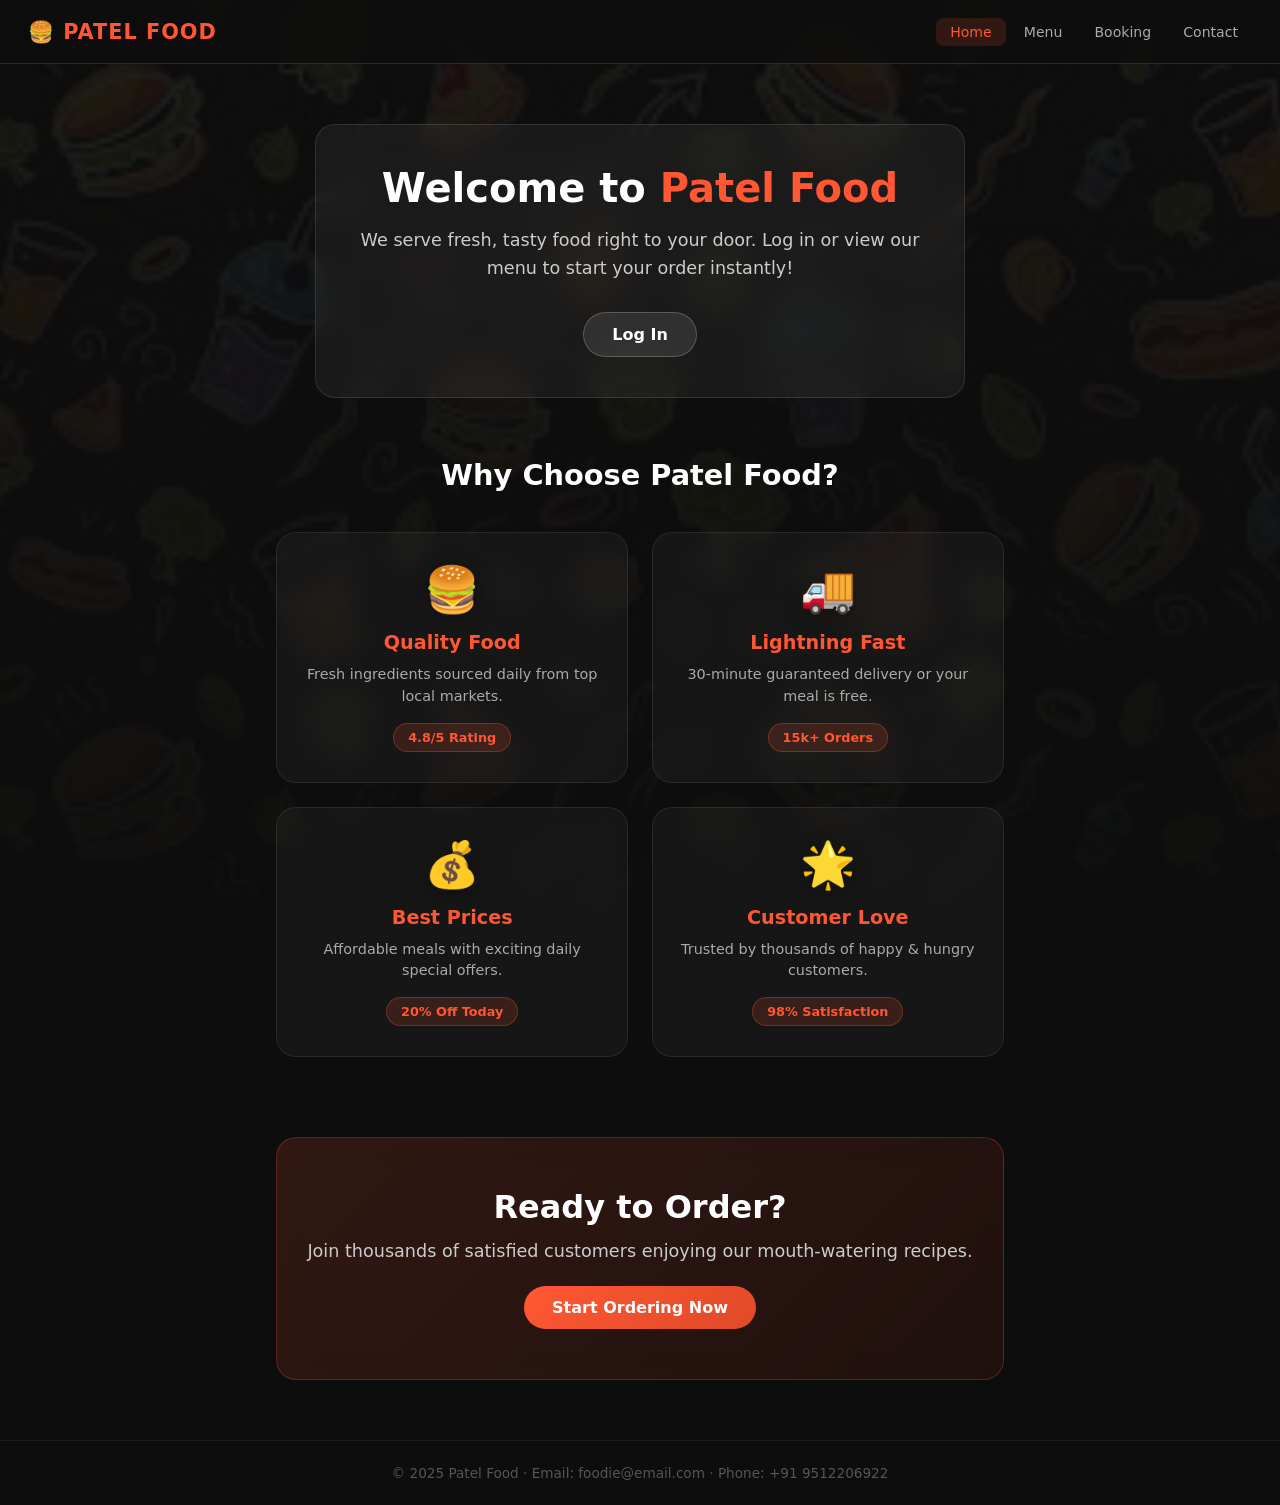
<file: index.html>
<!DOCTYPE html>
<html lang="en">

<head>
  <meta charset="UTF-8">
  <meta name="viewport" content="width=device-width, initial-scale=1.0">
  <title>Patel Food - Home</title>
  <style>
    *,
    *::before,
    *::after {
      margin: 0;
      padding: 0;
      box-sizing: border-box;
    }

    body {
      font-family: 'Segoe UI', system-ui, sans-serif;
      background: #0d0d0d;
      color: #f0f0f0;
      min-height: 100vh;
      overflow-x: hidden;
      display: flex;
      flex-direction: column;
    }

    /* ── BACKGROUND SLIDER ── */
    #bg-slider {
      position: fixed;
      inset: 0;
      z-index: -2;
      background-color: #0d0d0d;
      overflow: hidden;
    }

    .bg-slide {
      position: absolute;
      inset: 0;
      background-size: cover;
      background-position: center;
      background-repeat: no-repeat;
      opacity: 0;
      transition: opacity 2s ease-in-out, transform 6s ease-in-out;
      transform: scale(1.05);
      /* slightly zoomed in */
    }

    .bg-slide.active {
      opacity: 0.4;
      /* dim it down so content is readable */
      transform: scale(1);
      /* slowly zoom out */
      z-index: -1;
    }

    /* Base overlay block for better text readability */
    #bg-overlay {
      position: fixed;
      inset: 0;
      z-index: -1;
      background: linear-gradient(180deg, rgba(13, 13, 13, 0.8) 0%, rgba(13, 13, 13, 0.95) 100%);
      pointer-events: none;
    }

    /* ── NAV (Similar to Menu) ── */
    nav {
      position: sticky;
      top: 0;
      z-index: 500;
      background: rgba(13, 13, 13, 0.85);
      backdrop-filter: blur(14px);
      border-bottom: 1px solid rgba(255, 87, 51, 0.25);
      display: flex;
      align-items: center;
      justify-content: space-between;
      padding: 0 28px;
      height: 64px;
    }

    .nav-brand {
      font-size: 1.3rem;
      font-weight: 900;
      color: #ff5733;
      letter-spacing: 1px;
      text-decoration: none;
    }

    .nav-links {
      display: flex;
      gap: 4px;
    }

    .nav-links a {
      color: #aaa;
      text-decoration: none;
      padding: 6px 14px;
      border-radius: 8px;
      font-size: 0.88rem;
      transition: background 0.2s, color 0.2s;
    }

    .nav-links a:hover,
    .nav-links a.active {
      background: rgba(255, 87, 51, 0.15);
      color: #ff5733;
    }

    /* ── CONTENT CONTAINER ── */
    .container {
      max-width: 1050px;
      margin: 60px auto;
      padding: 0 20px;
      position: relative;
      z-index: 10;
    }

    .welcome-box {
      background: rgba(255, 255, 255, 0.05);
      border: 1px solid rgba(255, 255, 255, 0.1);
      border-radius: 20px;
      padding: 40px;
      text-align: center;
      backdrop-filter: blur(16px);
      max-width: 650px;
      margin: 0 auto 60px;
      transition: transform 0.3s, box-shadow 0.3s;
    }

    .welcome-box:hover {
      transform: translateY(-4px);
      box-shadow: 0 20px 40px rgba(255, 87, 51, 0.15);
      border-color: rgba(255, 87, 51, 0.3);
    }

    .welcome-box h2 {
      font-size: clamp(2rem, 4vw, 2.5rem);
      font-weight: 900;
      color: #fff;
      margin-bottom: 15px;
    }

    .welcome-box h2 span {
      color: #ff5733;
    }

    .welcome-box p {
      color: #ccc;
      margin-bottom: 30px;
      font-size: 1.1rem;
      line-height: 1.6;
    }

    .home-btns {
      display: flex;
      gap: 16px;
      justify-content: center;
    }

    .btn {
      display: inline-block;
      background: linear-gradient(135deg, #ff5733, #e04a28);
      color: #fff;
      padding: 12px 28px;
      border-radius: 30px;
      font-size: 1rem;
      font-weight: 700;
      text-decoration: none;
      transition: opacity 0.2s, transform 0.15s;
    }

    .btn:hover {
      opacity: 0.9;
      transform: scale(1.05);
    }

    .section-title {
      text-align: center;
      font-size: 1.8rem;
      font-weight: 800;
      color: #fff;
      margin-bottom: 40px;
    }

    /* ── FEATURES GRID ── */
    .features-grid {
      display: grid;
      grid-template-columns: repeat(auto-fit, minmax(240px, 1fr));
      gap: 24px;
      margin-bottom: 80px;
    }

    .feature-card {
      background: rgba(255, 255, 255, 0.04);
      border: 1px solid rgba(255, 255, 255, 0.08);
      border-radius: 20px;
      padding: 30px 20px;
      text-align: center;
      backdrop-filter: blur(10px);
      transition: transform 0.3s, background 0.3s;
    }

    .feature-card:hover {
      transform: translateY(-8px);
      background: rgba(255, 255, 255, 0.08);
      border-color: rgba(255, 87, 51, 0.3);
    }

    .feature-icon {
      font-size: 2.8rem;
      margin-bottom: 15px;
      display: inline-block;
      filter: drop-shadow(0 4px 10px rgba(0, 0, 0, 0.3));
    }

    .feature-card h3 {
      font-size: 1.2rem;
      color: #ff5733;
      margin-bottom: 10px;
    }

    .feature-card p {
      color: #aaa;
      font-size: 0.9rem;
      line-height: 1.5;
      margin-bottom: 15px;
    }

    .feature-stats {
      display: inline-block;
      background: rgba(255, 87, 51, 0.15);
      color: #ff5733;
      padding: 6px 14px;
      border-radius: 20px;
      font-size: 0.8rem;
      font-weight: 700;
      border: 1px solid rgba(255, 87, 51, 0.3);
    }

    /* ── CTA SECTION ── */
    .cta-box {
      background: linear-gradient(135deg, rgba(255, 87, 51, 0.15) 0%, rgba(204, 58, 30, 0.1) 100%);
      border: 1px solid rgba(255, 87, 51, 0.25);
      border-radius: 20px;
      padding: 50px 30px;
      text-align: center;
      backdrop-filter: blur(16px);
    }

    .cta-box h3 {
      font-size: 2rem;
      font-weight: 900;
      color: #fff;
      margin-bottom: 15px;
    }

    .cta-box p {
      color: #ccc;
      font-size: 1.1rem;
      margin-bottom: 25px;
    }

    footer {
      text-align: center;
      padding: 24px;
      color: #555;
      font-size: 0.85rem;
      border-top: 1px solid rgba(255, 255, 255, 0.06);
      margin-top: auto;
      position: relative;
      z-index: 10;
    }

    @media (max-width: 600px) {
      nav {
        padding: 0 14px;
      }

      .nav-links {
        display: none;
      }
    }
  </style>
</head>

<body>

  <!-- BACKGROUND SLIDER -->
  <div id="bg-slider">
    <div class="bg-slide active" style="background-image: url('backgrounds/image.png')"></div>
    <div class="bg-slide" style="background-image: url('backgrounds/image2.png')"></div>
    <div class="bg-slide" style="background-image: url('backgrounds/image3.png')"></div>
    <div class="bg-slide" style="background-image: url('backgrounds/image4.png')"></div>
    <div class="bg-slide" style="background-image: url('backgrounds/image5.png')"></div>
    <div class="bg-slide" style="background-image: url('backgrounds/image6.png')"></div>
  </div>
  <div id="bg-overlay"></div>

  <!-- NAV -->
  <nav>
    <a href="index.html" class="nav-brand">🍔 PATEL FOOD</a>
    <div class="nav-links">
      <a href="index.html" class="active">Home</a>
      <a href="menu.html">Menu</a>
      <a href="booking.html">Booking</a>
      <a href="contact.html">Contact</a>
    </div>
  </nav>

  <div class="container">
    <div class="welcome-box">
      <h2>Welcome to <span>Patel Food</span></h2>
      <p>We serve fresh, tasty food right to your door. Log in or view our menu to start your order instantly!</p>
      <div class="home-btns">
        <a href="login.html" class="btn"
          style="background: rgba(255,255,255,0.1); color:#fff; border: 1px solid rgba(255,255,255,0.2);">Log In</a>
      </div>
    </div>

    <div class="features-section">
      <h2 class="section-title">Why Choose Patel Food?</h2>
      <div class="features-grid">
        <div class="feature-card">
          <div class="feature-icon">🍔</div>
          <h3>Quality Food</h3>
          <p>Fresh ingredients sourced daily from top local markets.</p>
          <div class="feature-stats">4.8/5 Rating</div>
        </div>

        <div class="feature-card">
          <div class="feature-icon">🚚</div>
          <h3>Lightning Fast</h3>
          <p>30-minute guaranteed delivery or your meal is free.</p>
          <div class="feature-stats">15k+ Orders</div>
        </div>

        <div class="feature-card">
          <div class="feature-icon">💰</div>
          <h3>Best Prices</h3>
          <p>Affordable meals with exciting daily special offers.</p>
          <div class="feature-stats">20% Off Today</div>
        </div>

        <div class="feature-card">
          <div class="feature-icon">🌟</div>
          <h3>Customer Love</h3>
          <p>Trusted by thousands of happy & hungry customers.</p>
          <div class="feature-stats">98% Satisfaction</div>
        </div>
      </div>
    </div>

    <div class="cta-section">
      <div class="cta-box">
        <h3>Ready to Order?</h3>
        <p>Join thousands of satisfied customers enjoying our mouth-watering recipes.</p>
        <a href="menu.html" class="btn">Start Ordering Now</a>
      </div>
    </div>
  </div>

  <footer>
    <p>© 2025 Patel Food · Email: foodie@email.com · Phone: +91 9512206922</p>
  </footer>

  <script>
    // ── BACKGROUND SLIDER LOGIC ──
    document.addEventListener("DOMContentLoaded", () => {
      const slides = document.querySelectorAll('.bg-slide');
      if (slides.length === 0) return;

      let currentIndex = 0;

      setInterval(() => {
        // Remove class from current slide
        slides[currentIndex].classList.remove('active');

        // Move to next slide
        currentIndex = (currentIndex + 1) % slides.length;

        // Add class to new slide
        slides[currentIndex].classList.add('active');
      }, 5000); // 5 seconds per slide
    });
  </script>

</body>

</html>
</file>
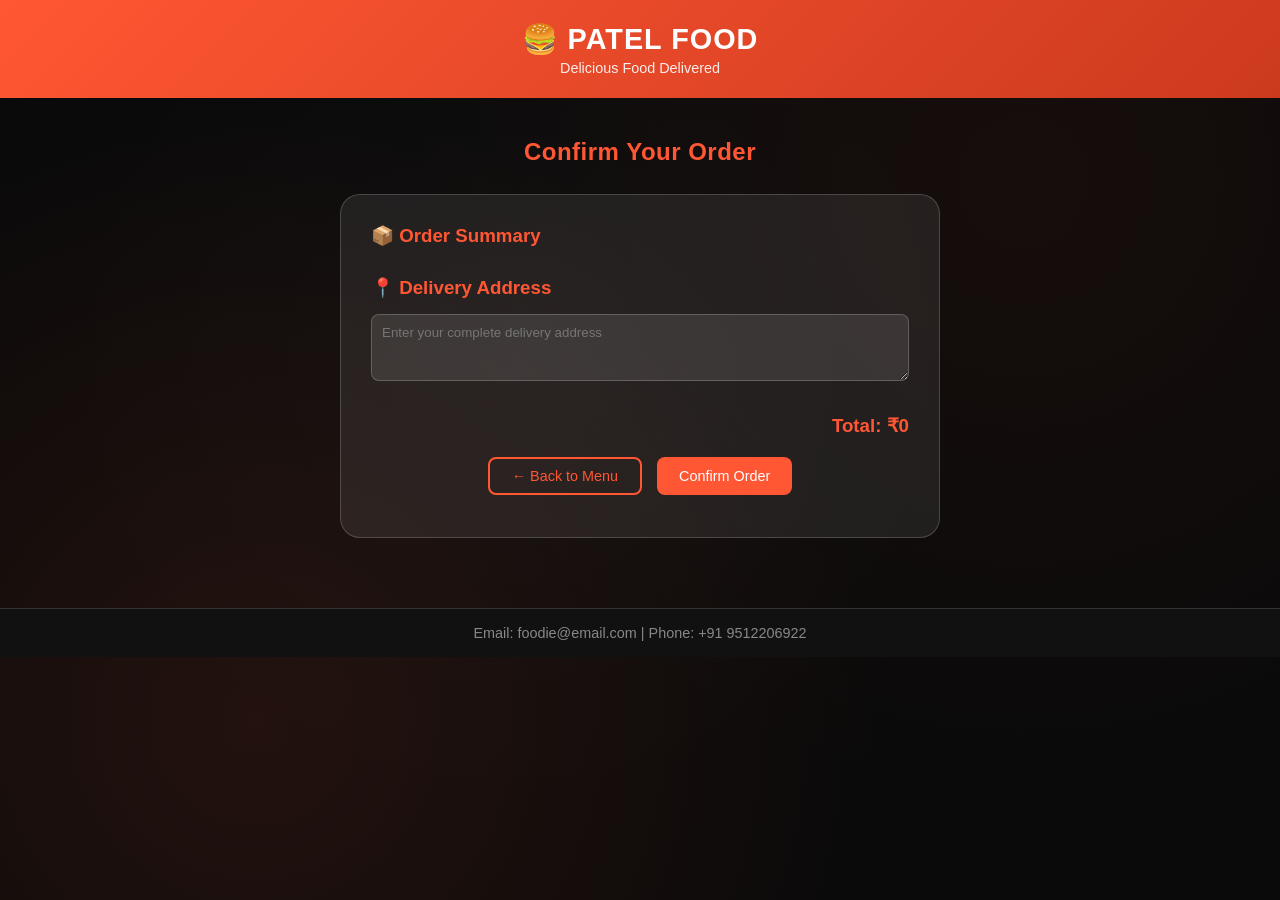
<file: confirmation.html>
<!DOCTYPE html>
<html lang="en">
<head>
  <meta charset="UTF-8">
  <meta name="viewport" content="width=device-width, initial-scale=1.0">
  <title>Patel Food - Confirm Order</title>
  <link rel="stylesheet" href="styles.css">
</head>
<body>

<header>
  <h1>🍔 PATEL FOOD</h1>
  <p>Delicious Food Delivered</p>
</header>

<div class="container">
  <h2 class="section-title">Confirm Your Order</h2>

  <div class="confirmation-box">
    <h3 style="color: #ff5733; margin-bottom: 20px;">📦 Order Summary</h3>
    <div id="orderSummary">
      <!-- Order items will be displayed here -->
    </div>
    
    <div class="address-section">
      <h3 style="color: #ff5733; margin-bottom: 15px;">📍 Delivery Address</h3>
      <textarea id="deliveryAddress" placeholder="Enter your complete delivery address" rows="3" style="width: 100%; padding: 10px; background: rgba(255,255,255,0.1); border: 1px solid rgba(255,255,255,0.2); border-radius: 8px; color: #fff; resize: vertical;"></textarea>
    </div>
    
    <div class="total-section" style="margin: 20px 0; text-align: right;">
      <h3 style="color: #ff5733;">Total: ₹<span id="totalPrice">0</span></h3>
    </div>
    
    <div style="display: flex; gap: 15px; justify-content: center;">
      <button class="btn btn-outline" onclick="goBack()">← Back to Menu</button>
      <button class="btn" onclick="confirmOrder()">Confirm Order</button>
    </div>
    
    <p class="msg" id="confirmMsg"></p>
  </div>
</div>

<footer>
  <p>Email: foodie@email.com | Phone: +91 9512206922</p>
</footer>

<script src="script.js"></script>
</body>
</html>
</file>
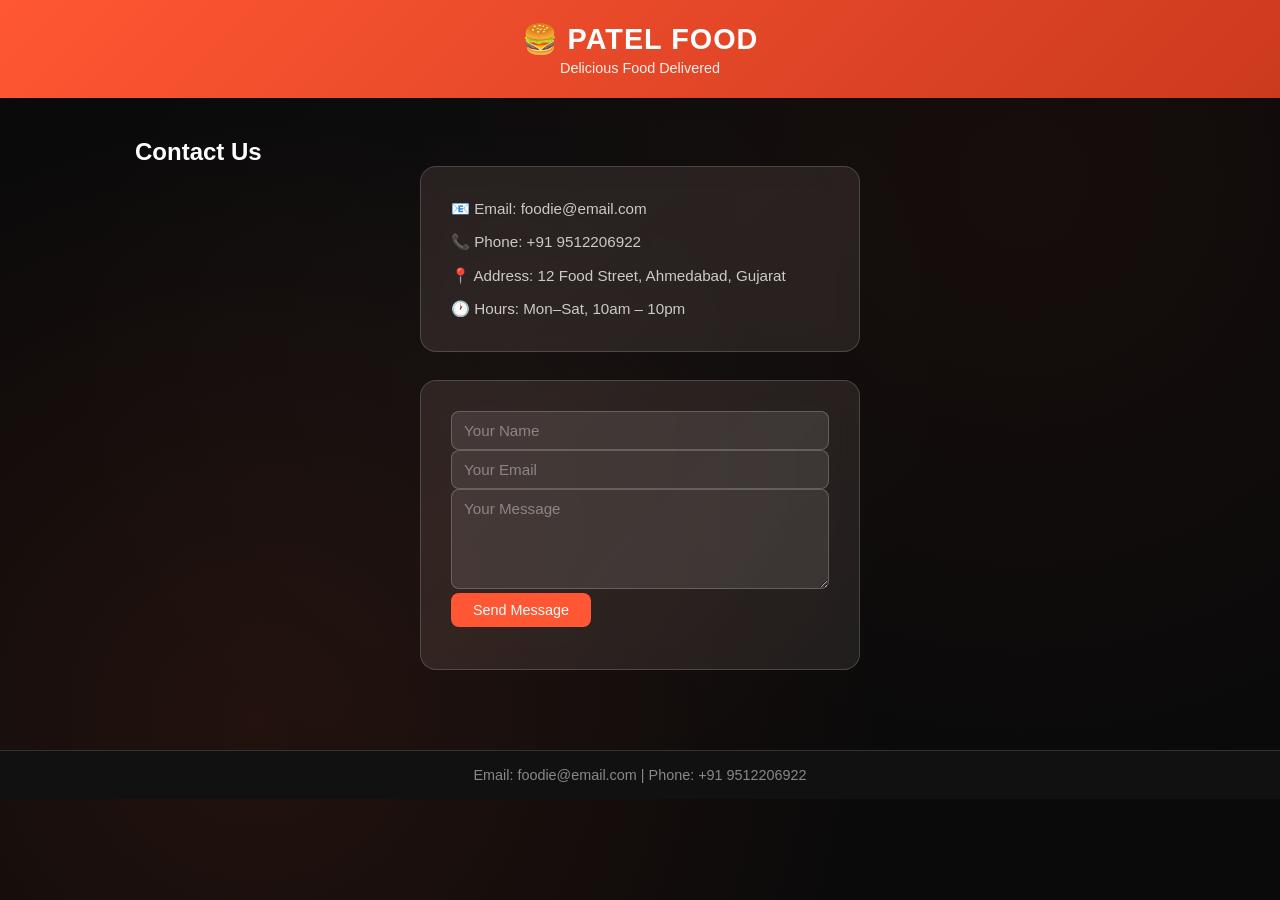
<file: contact.html>
<!DOCTYPE html>
<html lang="en">
<head>
  <meta charset="UTF-8">
  <meta name="viewport" content="width=device-width, initial-scale=1.0">
  <title>Patel Food - Contact</title>
  <link rel="stylesheet" href="styles.css">
</head>
<body>

<header>
  <h1>🍔 PATEL FOOD</h1>
  <p>Delicious Food Delivered</p>
</header>

<div class="container">
  <h2>Contact Us</h2>

  <div class="info-box">
    <p>📧 Email: foodie@email.com</p>
    <p>📞 Phone: +91 9512206922</p>
    <p>📍 Address: 12 Food Street, Ahmedabad, Gujarat</p>
    <p>🕐 Hours: Mon–Sat, 10am – 10pm</p>
  </div>

  <form class="form-box" id="contactForm">
    <input type="text" placeholder="Your Name" required>
    <input type="email" placeholder="Your Email" required>
    <textarea placeholder="Your Message" required></textarea>
    <button type="submit" class="btn">Send Message</button>
    <p class="msg" id="contactMsg"></p>
  </form>
</div>

<footer>
  <p>Email: foodie@email.com | Phone: +91 9512206922</p>
</footer>

<script src="script.js"></script>
</body>
</html>
</file>
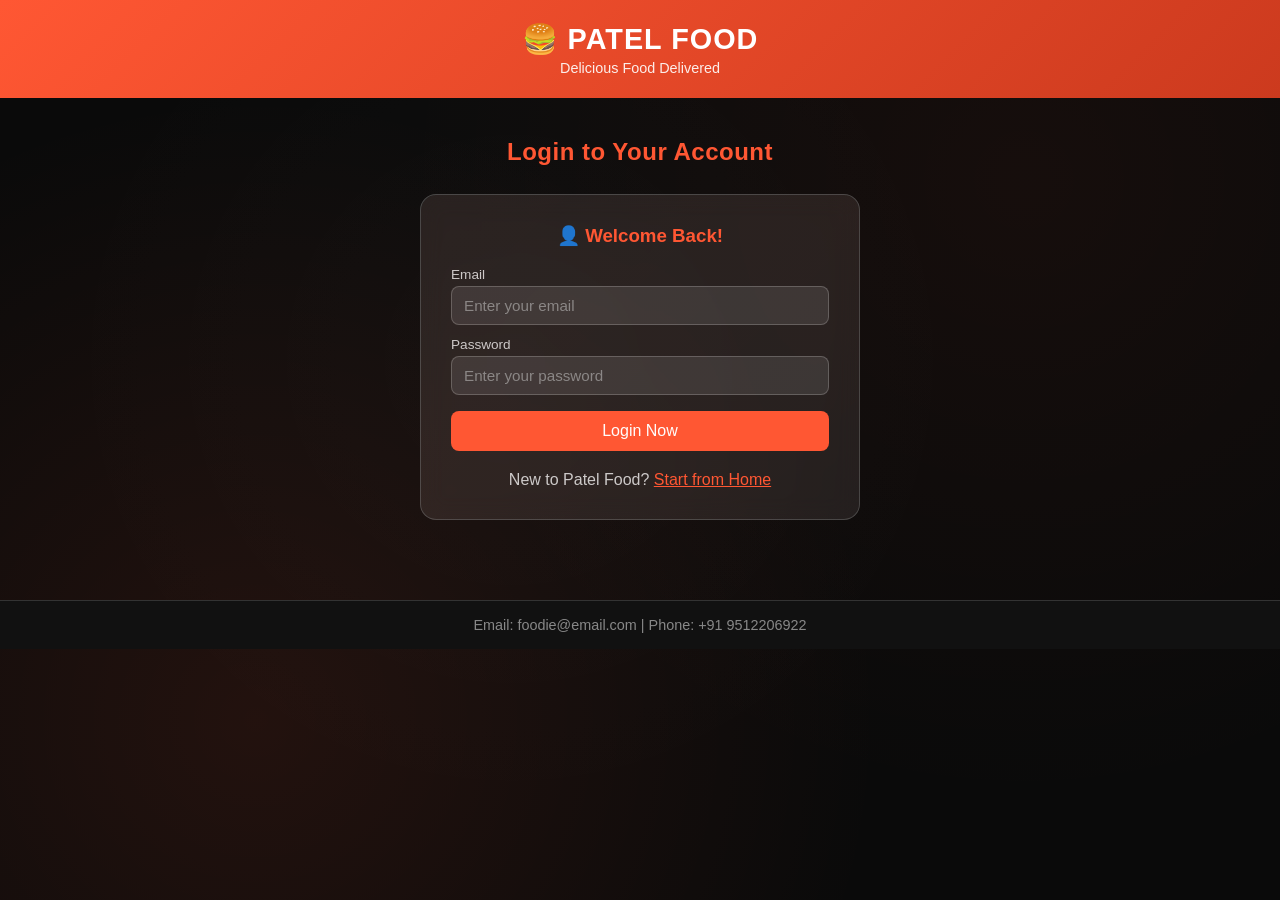
<file: login.html>
<!DOCTYPE html>
<html lang="en">
<head>
  <meta charset="UTF-8">
  <meta name="viewport" content="width=device-width, initial-scale=1.0">
  <title>Patel Food - Login</title>
  <link rel="stylesheet" href="styles.css">
</head>
<body>

<header>
  <h1>🍔 PATEL FOOD</h1>
  <p>Delicious Food Delivered</p>
</header>

<div class="container">
  <h2 class="section-title">Login to Your Account</h2>

  <div class="form-box">
    <h3 style="color: #ff5733; margin-bottom: 20px; text-align: center;">👤 Welcome Back!</h3>
    <form id="loginForm">
      <label for="loginEmail">Email</label>
      <input type="email" id="loginEmail" placeholder="Enter your email" required>
      
      <label for="loginPassword">Password</label>
      <input type="password" id="loginPassword" placeholder="Enter your password" required>
      
      <button type="submit" class="btn form-btn">Login Now</button>
      <p class="msg" id="loginMsg"></p>
      
      <div style="text-align: center; margin-top: 20px; color: #ccc;">
        <p>New to Patel Food? <a href="index.html" style="color: #ff5733;">Start from Home</a></p>
      </div>
    </form>
  </div>
</div>

<footer>
  <p>Email: foodie@email.com | Phone: +91 9512206922</p>
</footer>

<script src="script.js"></script>
</body>
</html>
</file>
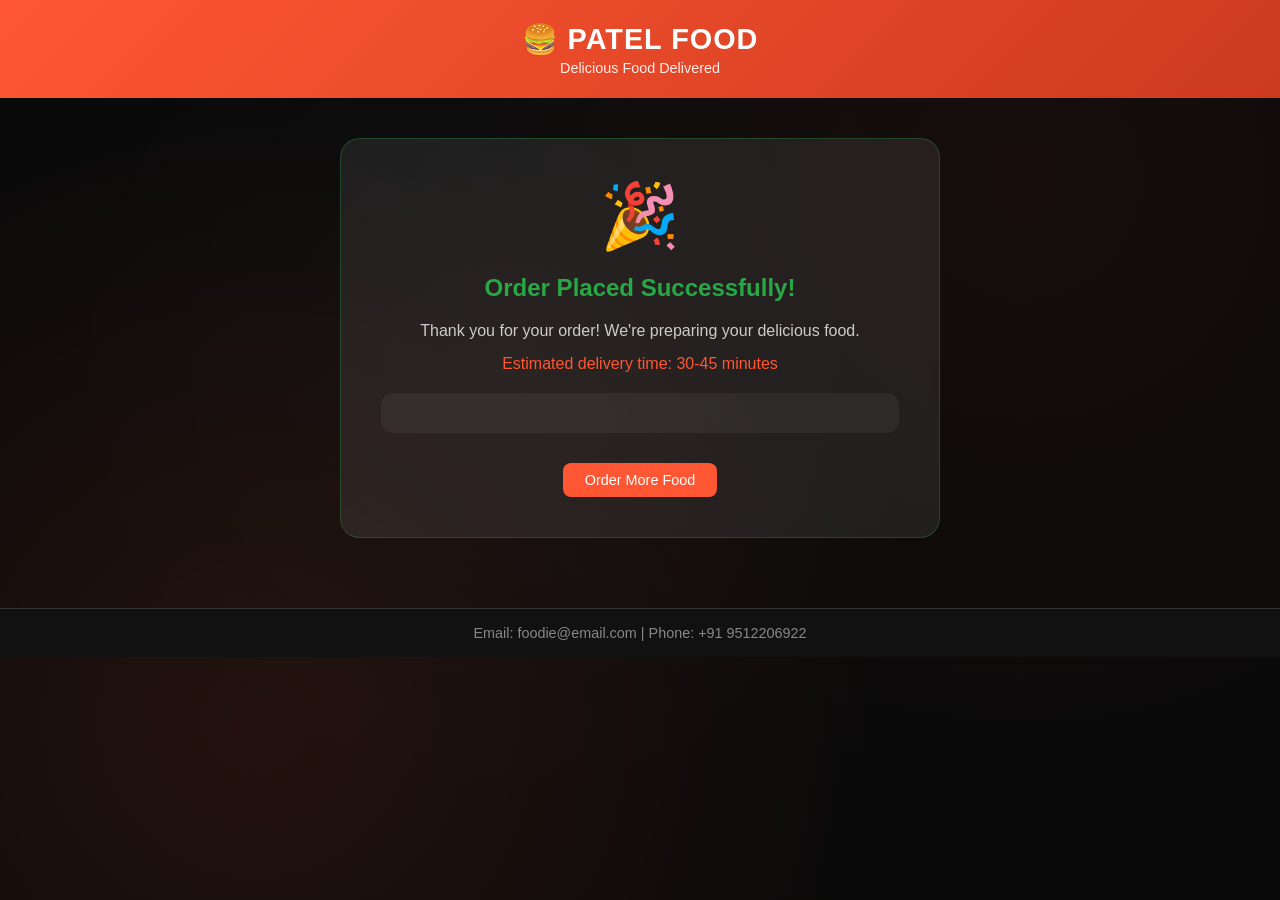
<file: success.html>
<!DOCTYPE html>
<html lang="en">
<head>
  <meta charset="UTF-8">
  <meta name="viewport" content="width=device-width, initial-scale=1.0">
  <title>Patel Food - Order Success</title>
  <link rel="stylesheet" href="styles.css">
</head>
<body>

<header>
  <h1>🍔 PATEL FOOD</h1>
  <p>Delicious Food Delivered</p>
</header>

<div class="container">
  <div class="success-box" style="text-align: center; padding: 40px;">
    <div style="font-size: 4rem; margin-bottom: 20px;">🎉</div>
    <h2 style="color: #28a745; margin-bottom: 20px;">Order Placed Successfully!</h2>
    <p style="color: #ccc; margin-bottom: 15px;">Thank you for your order! We're preparing your delicious food.</p>
    <p style="color: #ff5733; margin-bottom: 10px;">Estimated delivery time: 30-45 minutes</p>
    
    <div id="orderDetails" style="background: rgba(255,255,255,0.05); padding: 20px; border-radius: 12px; margin: 20px 0; text-align: left;">
      <!-- Order details will be displayed here -->
    </div>
    
    <div style="margin-top: 30px;">
      <a href="menu.html" class="btn">Order More Food</a>
    </div>
  </div>
</div>

<footer>
  <p>Email: foodie@email.com | Phone: +91 9512206922</p>
</footer>

<script src="script.js"></script>
</body>
</html>
</file>
<file: styles.css>
* {
  margin: 0;
  padding: 0;
  box-sizing: border-box;
  font-family: 'Segoe UI', sans-serif;
}

body {
  background: #0a0a0a;
  color: #fff;
  min-height: 100vh;
  background-image: 
    radial-gradient(circle at 20% 80%, rgba(255, 87, 51, 0.1) 0%, transparent 50%),
    radial-gradient(circle at 80% 20%, rgba(255, 87, 51, 0.05) 0%, transparent 50%),
    radial-gradient(circle at 40% 40%, rgba(255, 255, 255, 0.02) 0%, transparent 50%);
}

/* ── HEADER ── */
header {
  background: linear-gradient(135deg, #ff5733, #cc3a1e);
  color: white;
  text-align: center;
  padding: 22px;
}

header h1 {
  font-size: 1.8rem;
  letter-spacing: 1px;
}

header p {
  margin-top: 4px;
  font-size: 0.9rem;
  opacity: 0.9;
}

/* ── NAV ── */
nav {
  display: flex;
  justify-content: center;
  align-items: center;
  background: #111;
  flex-wrap: wrap;
  border-bottom: 2px solid #ff5733;
  padding: 10px 20px;
  position: relative;
}

nav a {
  color: #ccc;
  padding: 13px 20px;
  text-decoration: none;
  font-size: 0.95rem;
  transition: color 0.2s, background 0.2s;
}

nav a:hover,
nav a.active {
  color: #fff;
  background: #ff5733;
}

.cart-container {
  position: absolute;
  right: 20px;
  display: flex;
  gap: 10px;
  align-items: center;
}

.cart-btn {
  background: #ff5733;
  color: white;
  border: none;
  padding: 8px 16px;
  border-radius: 20px;
  cursor: pointer;
  font-size: 0.9rem;
  transition: all 0.3s;
  position: relative;
}

.cart-btn:hover {
  background: #e04a28;
  transform: scale(1.05);
}

.cart-count {
  background: #fff;
  color: #ff5733;
  border-radius: 50%;
  width: 20px;
  height: 20px;
  display: inline-flex;
  align-items: center;
  justify-content: center;
  font-size: 0.8rem;
  font-weight: bold;
  margin-left: 5px;
}

.buy-now-btn {
  background: #28a745;
  color: white;
  border: none;
  padding: 8px 16px;
  border-radius: 20px;
  cursor: pointer;
  font-size: 0.9rem;
  transition: all 0.3s;
}

.buy-now-btn:hover {
  background: #218838;
  transform: scale(1.05);
}

/* ── CART SIDEBAR ── */
.cart-sidebar {
  position: fixed;
  top: 0;
  right: -400px;
  width: 400px;
  height: 100vh;
  background: rgba(10, 10, 10, 0.95);
  backdrop-filter: blur(10px);
  border-left: 1px solid rgba(255, 87, 51, 0.3);
  transition: right 0.3s ease;
  z-index: 1000;
  padding: 20px;
  overflow-y: auto;
}

.cart-sidebar.open {
  right: 0;
}

.cart-header {
  display: flex;
  justify-content: space-between;
  align-items: center;
  margin-bottom: 20px;
  padding-bottom: 15px;
  border-bottom: 1px solid rgba(255, 255, 255, 0.1);
}

.cart-header h3 {
  color: #ff5733;
  margin: 0;
}

.close-cart {
  background: none;
  border: none;
  color: #fff;
  font-size: 1.5rem;
  cursor: pointer;
  transition: color 0.3s;
}

.close-cart:hover {
  color: #ff5733;
}

.cart-items {
  margin-bottom: 20px;
}

.cart-item {
  background: rgba(255, 255, 255, 0.05);
  border: 1px solid rgba(255, 255, 255, 0.1);
  border-radius: 12px;
  padding: 15px;
  margin-bottom: 15px;
  display: flex;
  align-items: center;
  gap: 15px;
}

.cart-item img {
  width: 60px;
  height: 60px;
  border-radius: 8px;
  object-fit: cover;
}

.cart-item-info {
  flex: 1;
}

.cart-item-name {
  color: #fff;
  font-weight: bold;
  margin-bottom: 5px;
}

.cart-item-price {
  color: #ff5733;
  font-size: 0.9rem;
}

.quantity-control {
  display: flex;
  align-items: center;
  gap: 10px;
  margin-top: 10px;
}

.quantity-btn {
  background: rgba(255, 87, 51, 0.2);
  border: 1px solid #ff5733;
  color: #ff5733;
  width: 25px;
  height: 25px;
  border-radius: 50%;
  cursor: pointer;
  display: flex;
  align-items: center;
  justify-content: center;
  transition: all 0.3s;
}

.quantity-btn:hover {
  background: #ff5733;
  color: white;
}

.quantity-display {
  color: #fff;
  font-weight: bold;
  min-width: 20px;
  text-align: center;
}

.cart-total {
  background: rgba(255, 87, 51, 0.1);
  border: 1px solid #ff5733;
  border-radius: 12px;
  padding: 15px;
  text-align: center;
}

.cart-total h4 {
  color: #ff5733;
  margin: 0 0 10px 0;
}

.cart-total p {
  color: #fff;
  font-size: 1.2rem;
  font-weight: bold;
  margin: 0;
}

.checkout-btn {
  width: 100%;
  background: #ff5733;
  color: white;
  border: none;
  padding: 12px;
  border-radius: 8px;
  font-size: 1rem;
  font-weight: bold;
  cursor: pointer;
  transition: all 0.3s;
  margin-top: 15px;
}

.checkout-btn:hover {
  background: #e04a28;
  transform: scale(1.02);
}

.empty-cart {
  text-align: center;
  color: #888;
  padding: 40px 20px;
}

.empty-cart p {
  margin-bottom: 20px;
}

/* ── FEATURES SECTION ── */
.features-section {
  margin: 60px 0;
}

.features-grid {
  display: grid;
  grid-template-columns: repeat(auto-fit, minmax(280px, 1fr));
  gap: 30px;
  margin-top: 30px;
}

.feature-card {
  background: rgba(255, 255, 255, 0.08);
  border: 1px solid rgba(255, 255, 255, 0.18);
  border-radius: 20px;
  padding: 30px;
  text-align: center;
  backdrop-filter: blur(12px);
  -webkit-backdrop-filter: blur(12px);
  transition: all 0.3s;
  position: relative;
  overflow: hidden;
}

.feature-card::before {
  content: '';
  position: absolute;
  top: 0;
  left: 0;
  right: 0;
  bottom: 0;
  background: linear-gradient(135deg, rgba(255, 87, 51, 0.05), rgba(255, 87, 51, 0.02));
  border-radius: 20px;
  opacity: 0;
  transition: opacity 0.3s;
}

.feature-card:hover::before {
  opacity: 1;
}

.feature-card:hover {
  transform: translateY(-8px) scale(1.02);
  box-shadow: 0 15px 40px rgba(255, 87, 51, 0.35);
  border-color: rgba(255, 87, 51, 0.3);
}

.feature-icon {
  font-size: 3rem;
  margin-bottom: 20px;
  display: block;
}

.feature-card h3 {
  color: #ff5733;
  margin-bottom: 15px;
  font-size: 1.3rem;
}

.feature-card p {
  color: #ccc;
  line-height: 1.6;
  margin-bottom: 15px;
}

.feature-stats {
  background: rgba(255, 87, 51, 0.1);
  border: 1px solid #ff5733;
  border-radius: 20px;
  padding: 8px 16px;
  color: #ff5733;
  font-weight: bold;
  font-size: 0.9rem;
  display: inline-block;
}

/* ── CTA SECTION ── */
.cta-section {
  margin: 60px 0;
}

.cta-box {
  background: linear-gradient(135deg, rgba(255, 87, 51, 0.2), rgba(255, 87, 51, 0.1));
  border: 1px solid rgba(255, 87, 51, 0.3);
  border-radius: 20px;
  padding: 40px;
  text-align: center;
  backdrop-filter: blur(12px);
  -webkit-backdrop-filter: blur(12px);
}

.cta-box h3 {
  color: #ff5733;
  margin-bottom: 15px;
  font-size: 1.8rem;
}

.cta-box p {
  color: #ccc;
  margin-bottom: 25px;
  font-size: 1.1rem;
  line-height: 1.6;
}

.cta-btn {
  background: #ff5733;
  color: white;
  padding: 15px 40px;
  border-radius: 30px;
  font-size: 1.1rem;
  font-weight: bold;
  text-decoration: none;
  transition: all 0.3s;
  display: inline-block;
}

.cta-btn:hover {
  background: #e04a28;
  transform: scale(1.05);
  box-shadow: 0 10px 30px rgba(255, 87, 51, 0.4);
}

/* ── HERO STYLES REMOVED ── */

/* ── CONTAINER ── */
.container {
  padding: 40px 20px;
  max-width: 1050px;
  margin: auto;
}

.section-title {
  text-align: center;
  font-size: 1.5rem;
  color: #ff5733;
  margin-bottom: 28px;
  letter-spacing: 0.5px;
}

/* ── MENU GRID ── */
.menu-grid {
  display: grid;
  grid-template-columns: repeat(auto-fit, minmax(220px, 1fr));
  gap: 10px;
}

/* ── CARD STYLES RESTORED ── */
.card {
  background: rgba(255, 255, 255, 0.08);
  border: 1px solid rgba(255, 255, 255, 0.18);
  border-radius: 16px;
  overflow: hidden;
  backdrop-filter: blur(12px);
  -webkit-backdrop-filter: blur(12px);
  text-align: center;
  position: relative;
  transition: all 0.3s;
}

.card:hover {
  transform: translateY(-5px);
  box-shadow: 0 10px 30px rgba(255, 87, 51, 0.3);
}

.card img {
  width: 100%;
  height: 180px;
  object-fit: cover;
}

.card-body {
  padding: 20px;
}

.card-body h3 {
  font-size: 1.2rem;
  color: #fff;
  margin-bottom: 8px;
}

.card-body p {
  font-size: 0.9rem;
  color: #aaa;
  margin-bottom: 12px;
  line-height: 1.4;
}

.price {
  color: #ff5733;
  font-size: 1.2rem;
  font-weight: bold;
  margin-bottom: 15px;
  display: block;
}

/* ── BUTTON ── */
.btn {
  display: inline-block;
  padding: 9px 22px;
  background: #ff5733;
  color: white;
  border-radius: 8px;
  text-decoration: none;
  border: none;
  cursor: pointer;
  font-size: 0.9rem;
  transition: background 0.2s, transform 0.2s;
}

.btn:hover {
  background: #e04a28;
  transform: scale(1.04);
}

.btn-outline {
  background: transparent;
  border: 2px solid #ff5733;
  color: #ff5733;
}

.btn-outline:hover {
  background: #ff5733;
  color: #fff;
}

/* ── GLASS FORM BOX ── */
.form-box {
  max-width: 440px;
  margin: 10px auto;
  background: rgba(255, 255, 255, 0.08);
  border: 1px solid rgba(255, 255, 255, 0.18);
  padding: 30px;
  border-radius: 16px;
  backdrop-filter: blur(12px);
  -webkit-backdrop-filter: blur(12px);
  position: relative;
  transition: transform 0.3s, box-shadow 0.3s;
}

.form-box::before {
  content: '';
  position: absolute;
  top: 0;
  left: 0;
  right: 0;
  bottom: 0;
  background: linear-gradient(135deg, rgba(255, 87, 51, 0.03), rgba(255, 87, 51, 0.01));
  border-radius: 16px;
  pointer-events: none;
}

.form-box:hover {
  transform: translateY(-2px);
  box-shadow: 0 8px 25px rgba(255, 87, 51, 0.2);
}

.form-box label {
  display: block;
  font-size: 0.85rem;
  color: #ccc;
  margin: 12px 0 4px;
}

.form-box input,
.form-box select,
.form-box textarea {
  width: 100%;
  padding: 10px 12px;
  background: rgba(255, 255, 255, 0.1);
  border: 1px solid rgba(255, 255, 255, 0.2);
  border-radius: 8px;
  color: #fff;
  font-size: 0.95rem;
  outline: none;
  transition: border 0.2s;
}

.form-box input:focus,
.form-box select:focus,
.form-box textarea:focus {
  border-color: #ff5733;
}

.form-box select option {
  background: #222;
  color: #fff;
}

.form-box textarea {
  height: 100px;
  resize: vertical;
}

.form-box input::placeholder,
.form-box textarea::placeholder {
  color: #888;
}

.form-btn {
  width: 100%;
  margin-top: 16px;
  padding: 11px;
  font-size: 1rem;
}

/* ── MESSAGE ── */
.msg {
  text-align: center;
  margin-top: 12px;
  color: #6fcf97;
  font-weight: bold;
  font-size: 0.95rem;
}

/* ── BOOKING TABLE ── */
.booking-table {
  width: 100%;
  border-collapse: collapse;
  margin-top: 20px;
  background: rgba(255,255,255,0.05);
  border-radius: 12px;
  overflow: hidden;
}

.booking-table th {
  background: #ff5733;
  color: white;
  padding: 12px;
  text-align: left;
  font-size: 0.9rem;
}

.booking-table td {
  padding: 11px 12px;
  border-bottom: 1px solid rgba(255,255,255,0.08);
  font-size: 0.9rem;
  color: #ddd;
}

.booking-table tr:last-child td {
  border-bottom: none;
}

.booking-table tr:hover td {
  background: rgba(255,87,51,0.08);
}

.no-orders {
  text-align: center;
  color: #888;
  padding: 20px;
  font-size: 0.95rem;
}

/* ── CONTACT INFO ── */
.info-box {
  background: rgba(255, 255, 255, 0.08);
  border: 1px solid rgba(255, 255, 255, 0.18);
  border-radius: 16px;
  padding: 25px 30px;
  max-width: 440px;
  margin: 0 auto 28px;
  backdrop-filter: blur(12px);
  -webkit-backdrop-filter: blur(12px);
  line-height: 2.2;
  position: relative;
  transition: transform 0.3s, box-shadow 0.3s;
}

.info-box::before {
  content: '';
  position: absolute;
  top: 0;
  left: 0;
  right: 0;
  bottom: 0;
  background: linear-gradient(135deg, rgba(255, 87, 51, 0.03), rgba(255, 87, 51, 0.01));
  border-radius: 16px;
  pointer-events: none;
}

.info-box:hover {
  transform: translateY(-2px);
  box-shadow: 0 8px 25px rgba(255, 87, 51, 0.2);
}

.info-box p {
  color: #ccc;
  font-size: 0.95rem;
}

/* ── HOME WELCOME BOX ── */
.welcome-box {
  background: rgba(255, 255, 255, 0.08);
  border: 1px solid rgba(255, 255, 255, 0.18);
  border-radius: 16px;
  padding: 30px;
  text-align: center;
  backdrop-filter: blur(12px);
  -webkit-backdrop-filter: blur(12px);
  max-width: 600px;
  margin: auto;
  position: relative;
  transition: transform 0.3s, box-shadow 0.3s;
}

.welcome-box::before {
  content: '';
  position: absolute;
  top: 0;
  left: 0;
  right: 0;
  bottom: 0;
  background: linear-gradient(135deg, rgba(255, 87, 51, 0.03), rgba(255, 87, 51, 0.01));
  border-radius: 16px;
  pointer-events: none;
}

.welcome-box:hover {
  transform: translateY(-2px);
  box-shadow: 0 8px 25px rgba(255, 87, 51, 0.2);
}

.welcome-box p {
  color: #bbb;
  margin-bottom: 20px;
  line-height: 1.7;
}

.home-btns {
  display: flex;
  gap: 12px;
  justify-content: center;
  flex-wrap: wrap;
}

/* ── BOOKING LAYOUT ── */
.booking-layout {
  display: grid;
  grid-template-columns: 1fr 1fr;
  gap: 30px;
  margin-top: 20px;
}

.booking-form-section {
  max-width: 500px;
}

.booking-info-section {
  display: flex;
  flex-direction: column;
  gap: 20px;
}

@media (max-width: 768px) {
  .booking-layout {
    grid-template-columns: 1fr;
    gap: 20px;
  }
  
  .booking-form-section {
    max-width: 100%;
  }
}

/* ── PROGRESS BAR ── */
.progress-container {
  display: flex;
  justify-content: center;
  align-items: center;
  margin: 30px 0;
  gap: 40px;
  position: relative;
}

.progress-container::before {
  content: '';
  position: absolute;
  top: 50%;
  left: 0;
  right: 0;
  height: 2px;
  background: rgba(255, 255, 255, 0.1);
  z-index: 0;
}

.progress-step {
  display: flex;
  flex-direction: column;
  align-items: center;
  position: relative;
  z-index: 1;
  transition: transform 0.3s;
}

.progress-step:hover {
  transform: translateY(-2px);
}

.step-number {
  width: 40px;
  height: 40px;
  border-radius: 50%;
  background: rgba(255, 255, 255, 0.1);
  border: 2px solid rgba(255, 255, 255, 0.2);
  display: flex;
  align-items: center;
  justify-content: center;
  font-weight: bold;
  color: #888;
  transition: all 0.3s;
  margin-bottom: 8px;
}

.progress-step.active .step-number {
  background: #ff5733;
  border-color: #ff5733;
  color: white;
  box-shadow: 0 0 20px rgba(255, 87, 51, 0.5);
}

.step-title {
  font-size: 0.85rem;
  color: #888;
  transition: color 0.3s;
}

.progress-step.active .step-title {
  color: #ff5733;
}

/* ── BOOKING CONTAINER ── */
.booking-container {
  max-width: 900px;
  margin: 0 auto;
}

.booking-step {
  animation: fadeIn 0.5s ease-in-out;
}

@keyframes fadeIn {
  from {
    opacity: 0;
    transform: translateY(20px);
  }
  to {
    opacity: 1;
    transform: translateY(0);
  }
}

.step-buttons {
  display: flex;
  gap: 15px;
  justify-content: center;
  margin-top: 25px;
}

/* ── FOOD SELECTION GRID ── */
.food-selection-container {
  padding: 20px 0;
}

.food-grid {
  display: grid;
  grid-template-columns: repeat(auto-fit, minmax(280px, 1fr));
  gap: 25px;
  margin-bottom: 30px;
}

.food-card {
  background: rgba(255, 255, 255, 0.08);
  border: 1px solid rgba(255, 255, 255, 0.18);
  border-radius: 20px;
  overflow: hidden;
  backdrop-filter: blur(12px);
  -webkit-backdrop-filter: blur(12px);
  transition: all 0.3s;
  cursor: pointer;
  position: relative;
}

.food-card::before {
  content: '';
  position: absolute;
  top: 0;
  left: 0;
  right: 0;
  bottom: 0;
  background: linear-gradient(135deg, rgba(255, 87, 51, 0.05), rgba(255, 87, 51, 0.02));
  border-radius: 20px;
  opacity: 0;
  transition: opacity 0.3s;
}

.food-card:hover::before {
  opacity: 1;
}

.food-card:hover {
  transform: translateY(-8px) scale(1.02);
  box-shadow: 0 15px 40px rgba(255, 87, 51, 0.35);
  border-color: rgba(255, 87, 51, 0.3);
}

.food-card.selected {
  border-color: #ff5733;
  box-shadow: 0 0 30px rgba(255, 87, 51, 0.5);
}

.food-card.selected::before {
  opacity: 1;
  background: linear-gradient(135deg, rgba(255, 87, 51, 0.15), rgba(255, 87, 51, 0.05));
}

.food-image {
  position: relative;
  height: 180px;
  overflow: hidden;
}

.food-image img {
  width: 100%;
  height: 100%;
  object-fit: cover;
  transition: transform 0.3s;
}

.food-card:hover .food-image img {
  transform: scale(1.1);
}

.food-overlay {
  position: absolute;
  top: 15px;
  right: 15px;
}

.price-tag {
  background: #ff5733;
  color: white;
  padding: 6px 12px;
  border-radius: 20px;
  font-weight: bold;
  font-size: 0.9rem;
  box-shadow: 0 4px 15px rgba(255, 87, 51, 0.4);
}

.food-info {
  padding: 20px;
  text-align: center;
}

.food-info h4 {
  color: #fff;
  margin-bottom: 8px;
  font-size: 1.1rem;
}

.food-info p {
  color: #aaa;
  font-size: 0.9rem;
  line-height: 1.4;
}

/* ── SELECTED FOOD DISPLAY ── */
.selected-food-display {
  background: rgba(255, 255, 255, 0.05);
  border: 1px solid rgba(255, 255, 255, 0.15);
  border-radius: 12px;
  padding: 20px;
  margin-bottom: 20px;
  text-align: center;
}

.selected-food-display h4 {
  color: #ff5733;
  margin-bottom: 10px;
}

/* ── QUICK CHECKOUT MODAL ── */
.quick-checkout-modal {
  position: fixed;
  top: 0;
  left: 0;
  right: 0;
  bottom: 0;
  background: rgba(0, 0, 0, 0.8);
  display: flex;
  align-items: center;
  justify-content: center;
  z-index: 2000;
  backdrop-filter: blur(5px);
}

.quick-checkout-content {
  background: rgba(10, 10, 10, 0.95);
  border: 1px solid rgba(255, 87, 51, 0.3);
  border-radius: 20px;
  padding: 30px;
  max-width: 500px;
  width: 90%;
  max-height: 80vh;
  overflow-y: auto;
  backdrop-filter: blur(12px);
  -webkit-backdrop-filter: blur(12px);
}

.quick-checkout-header {
  display: flex;
  justify-content: space-between;
  align-items: center;
  margin-bottom: 20px;
  padding-bottom: 15px;
  border-bottom: 1px solid rgba(255, 255, 255, 0.1);
}

.quick-checkout-header h3 {
  color: #ff5733;
  margin: 0;
  font-size: 1.3rem;
}

.close-modal {
  background: none;
  border: none;
  color: #fff;
  font-size: 1.5rem;
  cursor: pointer;
  transition: color 0.3s;
}

.close-modal:hover {
  color: #ff5733;
}

.order-summary {
  margin-bottom: 25px;
}

.order-summary h4 {
  color: #fff;
  margin-bottom: 15px;
}

.summary-items {
  background: rgba(255, 255, 255, 0.05);
  border-radius: 12px;
  padding: 15px;
  margin-bottom: 15px;
}

.summary-item {
  display: flex;
  justify-content: space-between;
  align-items: center;
  padding: 8px 0;
  border-bottom: 1px solid rgba(255, 255, 255, 0.05);
  color: #ccc;
}

.summary-item:last-child {
  border-bottom: none;
}

.summary-total {
  text-align: right;
  font-size: 1.2rem;
  color: #ff5733;
  font-weight: bold;
}

.form-group {
  margin-bottom: 20px;
}

.form-group label {
  display: block;
  color: #ccc;
  margin-bottom: 8px;
  font-size: 0.9rem;
}

.form-group input {
  width: 100%;
  padding: 12px;
  background: rgba(255, 255, 255, 0.1);
  border: 1px solid rgba(255, 255, 255, 0.2);
  border-radius: 8px;
  color: #fff;
  font-size: 1rem;
  outline: none;
  transition: border 0.3s;
}

.form-group input:focus {
  border-color: #ff5733;
}

.form-group input::placeholder {
  color: #888;
}

.pay-btn {
  width: 100%;
  background: #28a745;
  color: white;
  border: none;
  padding: 15px;
  border-radius: 8px;
  font-size: 1.1rem;
  font-weight: bold;
  cursor: pointer;
  transition: all 0.3s;
}

.pay-btn:hover {
  background: #218838;
  transform: scale(1.02);
}

/* ── SUCCESS MODAL ── */
.success-modal {
  position: fixed;
  top: 0;
  left: 0;
  right: 0;
  bottom: 0;
  background: rgba(0, 0, 0, 0.8);
  display: flex;
  align-items: center;
  justify-content: center;
  z-index: 2000;
  backdrop-filter: blur(5px);
}

.success-content {
  background: rgba(10, 10, 10, 0.95);
  border: 1px solid rgba(40, 167, 69, 0.3);
  border-radius: 20px;
  padding: 40px;
  text-align: center;
  max-width: 400px;
  width: 90%;
  backdrop-filter: blur(12px);
  -webkit-backdrop-filter: blur(12px);
}

.success-icon {
  font-size: 4rem;
  margin-bottom: 20px;
}

.success-content h2 {
  color: #28a745;
  margin-bottom: 15px;
  font-size: 1.5rem;
}

.success-content p {
  color: #ccc;
  margin-bottom: 10px;
  line-height: 1.5;
}

.success-content .btn {
  background: #28a745;
  color: white;
  border: none;
  padding: 12px 30px;
  border-radius: 8px;
  font-size: 1rem;
  font-weight: bold;
  cursor: pointer;
  transition: all 0.3s;
  margin-top: 20px;
}

.success-content .btn:hover {
  background: #218838;
  transform: scale(1.02);
}

/* ── CONFIRMATION PAGE ── */
.confirmation-box {
  background: rgba(255, 255, 255, 0.08);
  border: 1px solid rgba(255, 255, 255, 0.18);
  border-radius: 20px;
  padding: 30px;
  max-width: 600px;
  margin: 0 auto;
}

.address-section {
  margin: 30px 0;
}

.address-section textarea:focus {
  outline: none;
  border-color: #ff5733;
}

/* ── SUCCESS PAGE ── */
.success-box {
  background: rgba(255, 255, 255, 0.08);
  border: 1px solid rgba(40, 167, 69, 0.3);
  border-radius: 20px;
  max-width: 600px;
  margin: 0 auto;
}

/* ── RESPONSIVE DESIGN ── */
@media (max-width: 768px) {
  .progress-container {
    gap: 20px;
  }
  
  .step-title {
    font-size: 0.75rem;
  }
  
  .food-grid {
    grid-template-columns: repeat(auto-fit, minmax(250px, 1fr));
    gap: 20px;
  }
  
  .step-buttons {
    flex-direction: column;
    align-items: center;
  }
  
  .step-buttons .btn {
    width: 100%;
    max-width: 200px;
  }
}

@media (max-width: 480px) {
  .progress-container {
    gap: 15px;
  }
  
  .step-number {
    width: 35px;
    height: 35px;
    font-size: 0.9rem;
  }
  
  .food-grid {
    grid-template-columns: 1fr;
    gap: 15px;
  }
}

/* ── FOOTER ── */
footer {
  background: #111;
  color: #888;
  text-align: center;
  padding: 16px;
  margin-top: 30px;
  border-top: 1px solid #333;
  font-size: 0.9rem;
}
</file>
